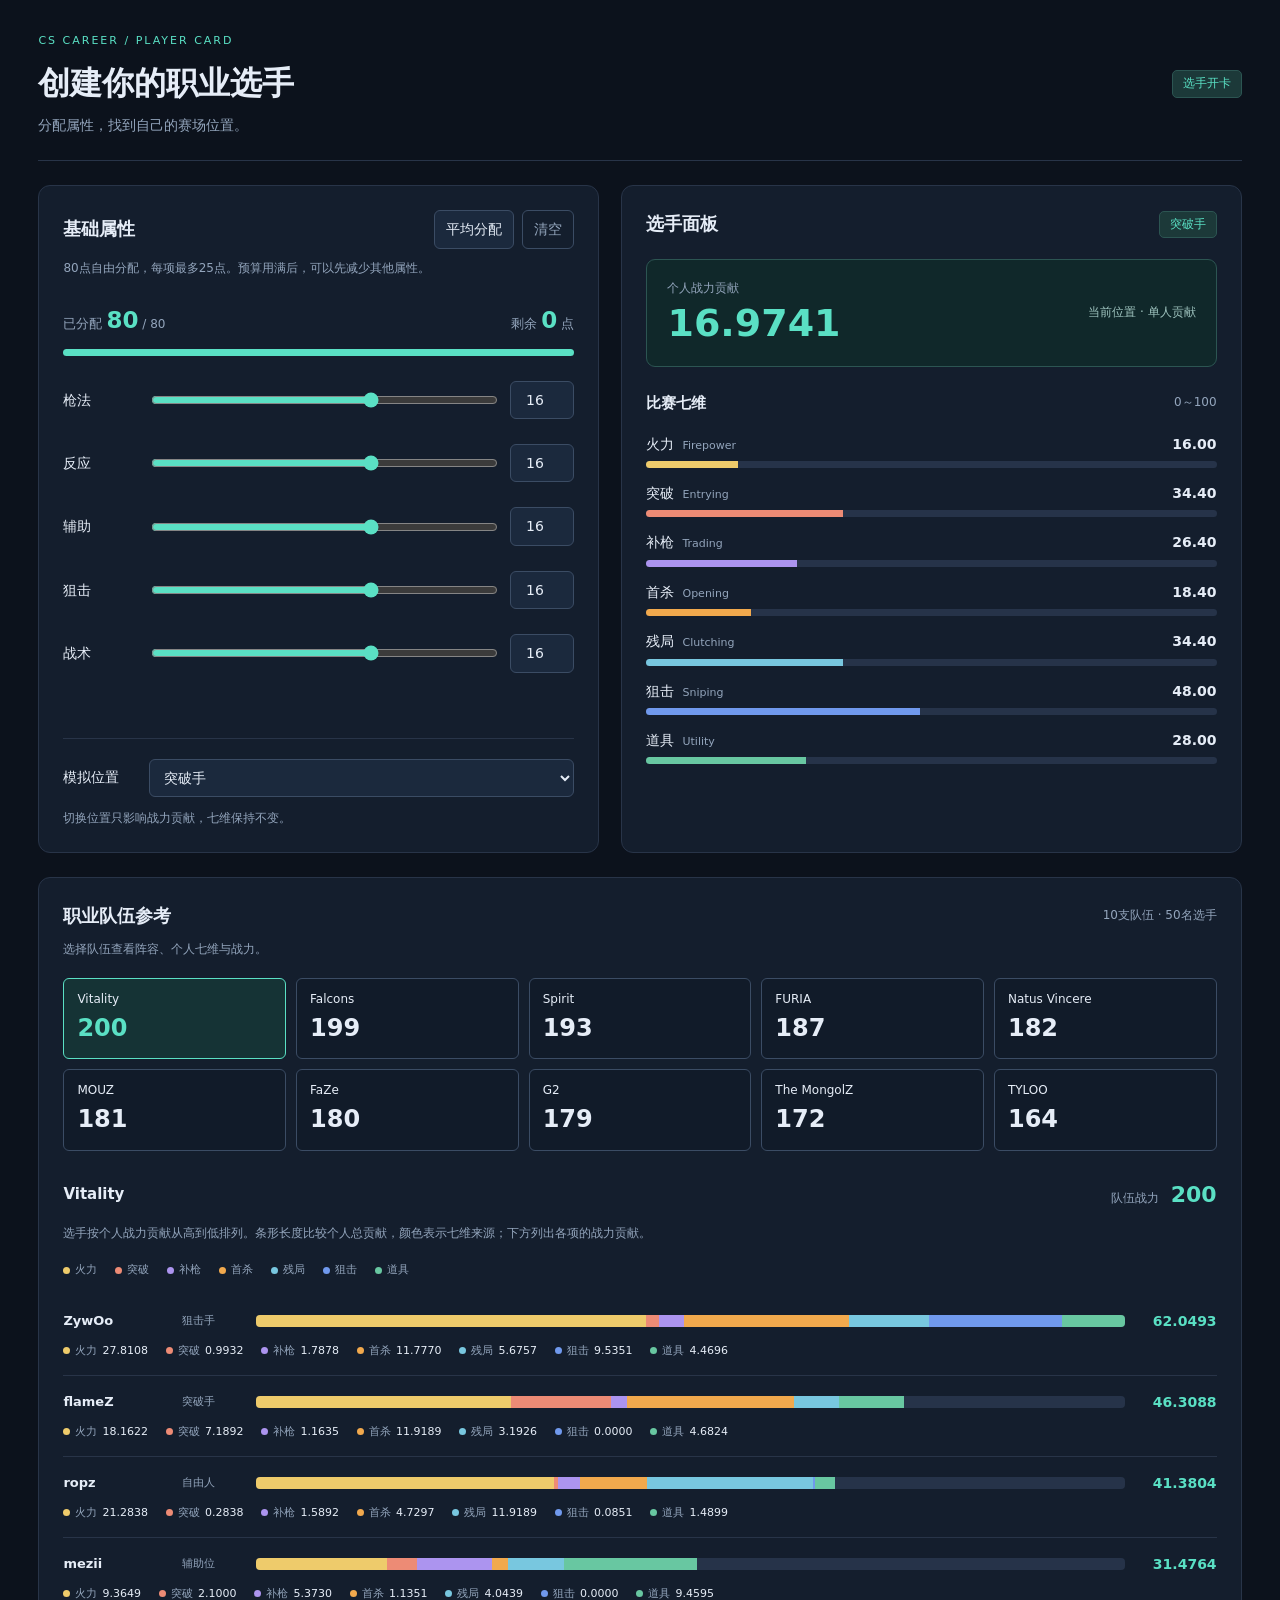
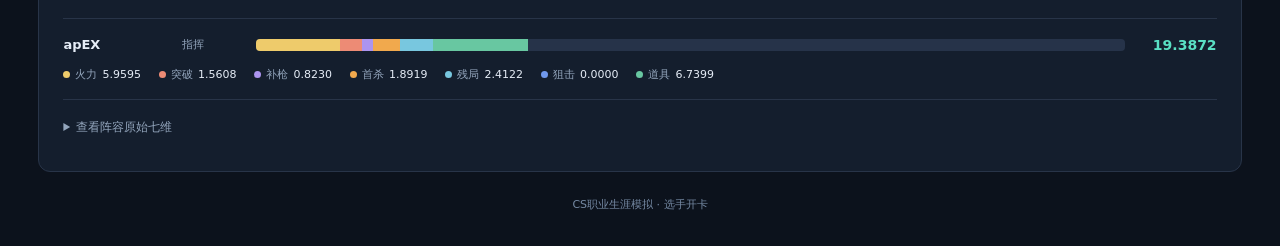
<file: character-creator/index.html>
<!doctype html>
<html lang="zh-CN">
<head>
<meta charset="utf-8">
<meta name="viewport" content="width=device-width, initial-scale=1">
<meta name="description" content="分配80点基础属性，创建你的CS职业选手，查看个人七维与战力。">
<title>选手开卡 · CS生涯模拟</title>
<link rel="icon" href="data:,">
<link rel="stylesheet" href="style.css">
<script defer src="data.js"></script>
<script defer src="model.js"></script>
<script defer src="app.js"></script>
</head>
<body>
<header><div><p class="eyebrow">CS CAREER / PLAYER CARD</p><h1>创建你的职业选手</h1><p class="subtitle">分配属性，找到自己的赛场位置。</p></div><span class="badge">选手开卡</span></header>
<main>
<section class="creator" aria-label="选手开卡">
<div class="panel allocation">
<div class="section-heading"><h2>基础属性</h2><div class="actions"><button id="average">平均分配</button><button id="clear" class="quiet">清空</button></div></div>
<p class="hint">80点自由分配，每项最多25点。预算用满后，可以先减少其他属性。</p>
<div class="budget"><span>已分配 <strong id="used">80</strong><span class="muted"> / 80</span></span><span>剩余 <strong id="left">0</strong> 点</span></div>
<progress id="budget-bar" max="80" value="80" aria-label="已用开卡点数"></progress>
<div id="base-inputs"></div>
<p id="feedback" class="feedback" role="status" aria-live="polite"></p>
<div class="position"><label for="role">模拟位置</label><select id="role"></select><p class="hint">切换位置只影响战力贡献，七维保持不变。</p></div>
</div>
<div class="panel player-card">
<div class="section-heading"><h2>选手面板</h2><span id="role-badge" class="badge"></span></div>
<div class="power-card"><div><span class="muted">个人战力贡献</span><strong id="power"></strong></div><span class="power-note">当前位置 · 单人贡献</span></div>
<div class="section-heading stats-heading"><h3>比赛七维</h3><span class="muted">0～100</span></div>
<div id="stats"></div>
</div>
</section>
<section class="panel teams" aria-labelledby="teams-title">
<div class="section-heading"><h2 id="teams-title">职业队伍参考</h2><span class="muted">10支队伍 · 50名选手</span></div>
<p class="hint">选择队伍查看阵容、个人七维与战力。</p>
<div id="team-tabs" class="team-grid" aria-label="选择参考队伍"></div>
<div class="roster-heading"><h3 id="team-name"></h3><span>队伍战力 <strong id="team-power"></strong></span></div>
<p class="hint">选手按个人战力贡献从高到低排列。条形长度比较个人总贡献，颜色表示七维来源；下方列出各项的战力贡献。</p>
<div id="legend" class="legend" aria-label="七维颜色图例"></div>
<div id="team-contributions"></div>
<details class="raw-details"><summary>查看阵容原始七维</summary>
<p class="mobile-hint">左右滑动查看完整七维。</p>
<div class="table-scroll" tabindex="0" role="region" aria-label="选手七维与战力表"><table id="roster"></table></div></details>
</section>
</main>
<footer>CS职业生涯模拟 · 选手开卡</footer>
<noscript><p class="panel">请启用浏览器的JavaScript以使用开卡功能。</p></noscript>
</body>
</html>
</file>
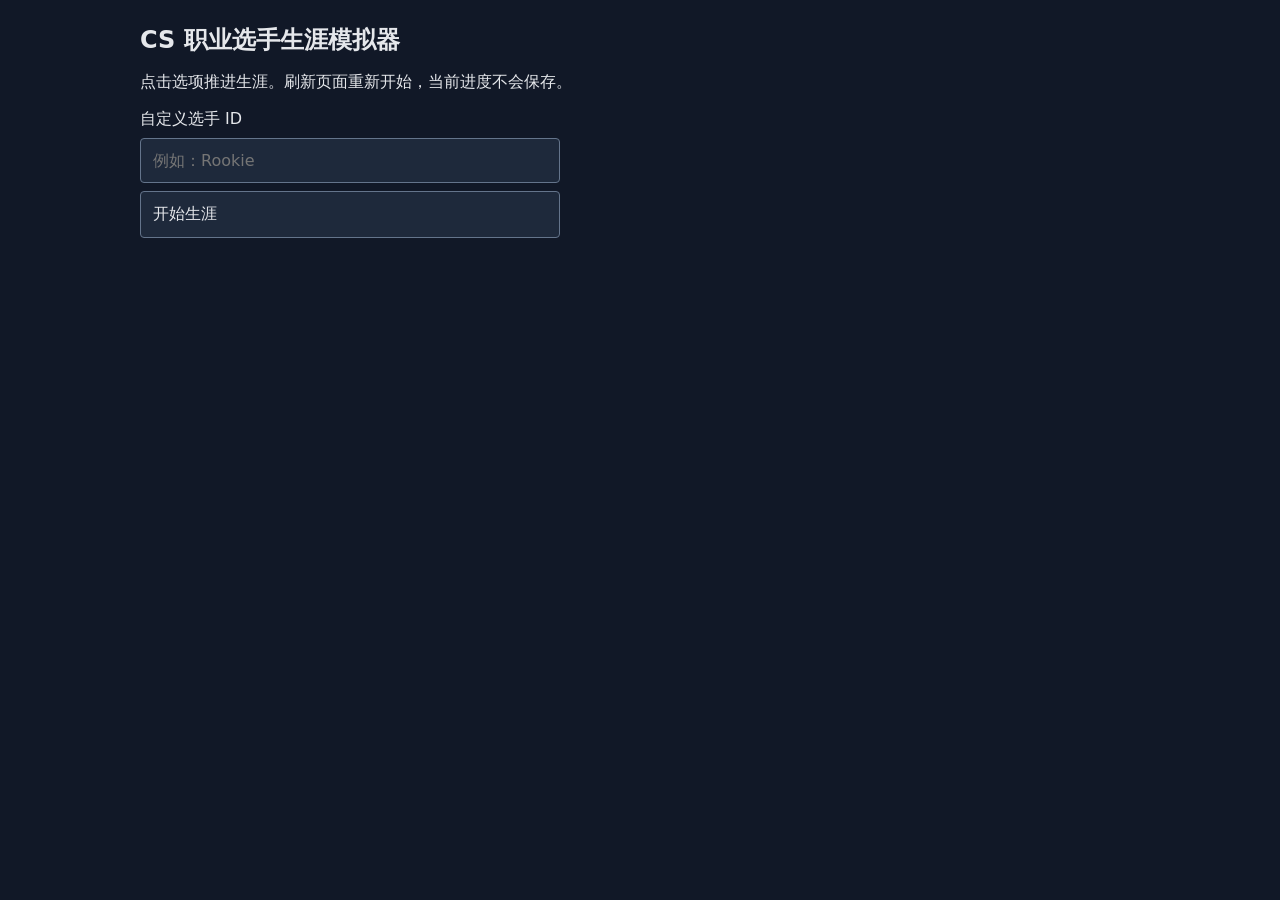
<file: web/index.html>
<!doctype html>
<html lang="zh-CN">
<head>
  <meta charset="utf-8">
  <meta name="viewport" content="width=device-width, initial-scale=1">
  <title>CS 职业选手生涯模拟器</title>
  <link rel="stylesheet" href="style.css">
  <script defer src="vrs.js"></script>
  <script defer src="data.js"></script>
  <script defer src="text.js"></script>
  <script defer src="game.js"></script>
  <script defer src="app.js"></script>
</head>
<body>
  <h1>CS 职业选手生涯模拟器</h1>
  <p>点击选项推进生涯。刷新页面重新开始，当前进度不会保存。</p>
  <noscript>请启用浏览器 JavaScript 后游玩。</noscript>
  <form id="start-form">
    <label for="player-id">自定义选手 ID</label>
    <input id="player-id" name="player-id" type="text" maxlength="24" placeholder="例如：Rookie" autocomplete="off" required>
    <button type="submit">开始生涯</button>
  </form>
  <pre id="output" aria-label="游戏记录"></pre>
  <section id="choices-panel" aria-labelledby="question" hidden>
    <h2 id="question"></h2>
    <div id="choices" role="group" aria-labelledby="question"></div>
  </section>
</body>
</html>
</file>
<file: character-creator/style.css>
:root {
  color-scheme: dark;
  --bg: #0c121c; --panel: #141e2d; --line: #283448;
  --text: #e6edf7; --muted: #93a5bc; --accent: #5ae0c4;
  --F: #eecb6b; --E: #ed8b75; --T: #ac94ef; --O: #f1a94d;
  --C: #78c7df; --S: #7099ed; --U: #68c7a1;
}
* { box-sizing: border-box; }
body { margin: auto; max-width: 1360px; padding: 32px clamp(16px, 3vw, 42px); background: var(--bg); color: var(--text); font: 14px/1.6 system-ui, "Microsoft YaHei", sans-serif; }
h1, h2, h3, p { margin: 0; }
h1 { font-size: clamp(25px, 3vw, 32px); font-weight: 650; }
h2 { font-size: 18px; font-weight: 650; }
h3 { font-size: 15px; font-weight: 600; }
header { display: flex; align-items: center; justify-content: space-between; gap: 20px; padding-bottom: 24px; margin-bottom: 24px; border-bottom: 1px solid var(--line); }
.eyebrow { font-size: 11px; letter-spacing: 2px; color: var(--accent); margin-bottom: 8px; }
.subtitle { color: var(--muted); margin-top: 5px; }
.badge { display: inline-block; border: 1px solid #2c5552; background: #1c3939; color: var(--accent); padding: 3px 10px; border-radius: 5px; font-size: 12px; white-space: nowrap; }
.creator { display: grid; grid-template-columns: minmax(0, .95fr) minmax(0, 1.05fr); gap: 22px; }
.panel { min-width: 0; background: var(--panel); border: 1px solid var(--line); border-radius: 12px; padding: 24px; }
.section-heading { display: flex; justify-content: space-between; align-items: center; gap: 12px; }
.actions { display: flex; gap: 8px; }
button, input, select { color: var(--text); font: inherit; border: 1px solid #3b4c64; border-radius: 6px; background: #1b293d; }
button { padding: 7px 11px; cursor: pointer; }
button:hover { border-color: var(--accent); }
button.quiet { background: transparent; color: var(--muted); }
button:focus-visible, input:focus-visible, select:focus-visible, summary:focus-visible, .table-scroll:focus-visible { outline: 2px solid var(--accent); outline-offset: 3px; }
.hint, .muted { color: var(--muted); font-size: 12px; }
.hint { margin: 10px 0 18px; }
.budget { display: flex; justify-content: space-between; align-items: center; margin: 24px 0 10px; color: var(--muted); font-size: 13px; }
.budget strong { color: var(--accent); font-size: 23px; font-weight: 650; font-variant-numeric: tabular-nums; }
progress { display: block; width: 100%; height: 7px; border: 0; border-radius: 5px; appearance: none; -webkit-appearance: none; overflow: hidden; background: #263349; }
progress::-webkit-progress-bar { background: #263349; }
progress::-webkit-progress-value { background: var(--stat-color, var(--accent)); }
progress::-moz-progress-bar { background: var(--stat-color, var(--accent)); }
.base-row { display: grid; grid-template-columns: 72px minmax(0, 1fr) 64px; align-items: center; gap: 14px; margin: 25px 0; }
input[type=range] { width: 100%; min-width: 0; accent-color: var(--accent); cursor: pointer; }
input[type=number] { min-width: 0; width: 64px; padding: 7px 5px; text-align: center; font-variant-numeric: tabular-nums; }
.feedback { min-height: 20px; margin: 0 0 20px; color: #eac787; font-size: 12px; }
.position { border-top: 1px solid var(--line); padding-top: 20px; display: grid; grid-template-columns: 72px minmax(0, 1fr); align-items: center; gap: 0 14px; }
.position select { width: 100%; padding: 9px 10px; cursor: pointer; }
.position .hint { grid-column: 1 / -1; margin: 12px 0 0; }
.power-card { display: flex; align-items: center; justify-content: space-between; gap: 15px; margin: 20px 0 24px; padding: 16px 20px; border: 1px solid #2c5552; border-radius: 9px; background: #10282a; }
.power-card strong { display: block; color: var(--accent); font-size: 38px; line-height: 1.35; font-weight: 650; font-variant-numeric: tabular-nums; }
.power-note { color: #a0c5c0; font-size: 12px; }
.stats-heading { margin-bottom: 18px; }
.stat { margin: 14px 0; }
.stat-label { display: flex; align-items: center; justify-content: space-between; margin-bottom: 6px; }
.stat-label strong { font-weight: 600; font-variant-numeric: tabular-nums; }
.stat-english { margin-left: 8px; color: var(--muted); font-size: 11px; }
.teams { margin-top: 24px; }
.team-grid { display: grid; grid-template-columns: repeat(5, minmax(0, 1fr)); gap: 10px; margin: 18px 0 26px; }
.team-button { text-align: left; padding: 11px 13px; background: #111b29; }
.team-button .team-name { display: block; font-size: 12px; overflow-wrap: anywhere; }
.team-button .team-value { display: block; font-size: 24px; font-weight: 650; font-variant-numeric: tabular-nums; }
.team-button[aria-pressed=true] { border-color: var(--accent); background: #153335; }
.team-button[aria-pressed=true] .team-value { color: var(--accent); }
.roster-heading { display: flex; justify-content: space-between; align-items: center; gap: 12px; margin: 12px 0; }
.roster-heading>span { color: var(--muted); font-size: 12px; }
.roster-heading strong { color: var(--accent); font-size: 22px; margin-left: 8px; }
.legend { display: flex; flex-wrap: wrap; gap: 8px 18px; margin-bottom: 16px; color: var(--muted); font-size: 11px; }
.legend span, .source-values span { display: inline-flex; align-items: center; gap: 5px; }
.dot { display: inline-block; width: 7px; height: 7px; border-radius: 50%; flex-shrink: 0; }
.contribution-bar { display: flex; width: 100%; height: 12px; overflow: hidden; background: #263349; border-radius: 4px; }
.contribution-bar>span { display: block; height: 100%; flex-shrink: 0; }
.player-contribution { padding: 15px 0; border-bottom: 1px solid var(--line); }
.contribution-row { display: grid; grid-template-columns: 105px 60px minmax(0, 1fr) 78px; align-items: center; gap: 14px; }
.player-name { font-size: 13px; font-weight: 600; overflow-wrap: anywhere; }
.player-role { color: var(--muted); font-size: 11px; }
.player-power { color: var(--accent); text-align: right; font-size: 14px; font-weight: 600; font-variant-numeric: tabular-nums; }
.source-values { display: flex; flex-wrap: wrap; gap: 6px 18px; margin-top: 10px; color: var(--muted); font-size: 11px; font-variant-numeric: tabular-nums; }
.source-values b { color: var(--text); font-weight: 400; }
.raw-details { margin-top: 18px; }
.raw-details summary { color: var(--muted); font-size: 12px; cursor: pointer; margin-bottom: 10px; }
.table-scroll { overflow-x: auto; max-width: 100%; }
table { border-collapse: collapse; width: 100%; min-width: 680px; font-size: 13px; font-variant-numeric: tabular-nums; }
th, td { padding: 11px 9px; border-bottom: 1px solid var(--line); text-align: right; white-space: nowrap; }
th { font-size: 11px; color: var(--muted); font-weight: 500; }
th:first-child, td:first-child, th:nth-child(2), td:nth-child(2) { text-align: left; }
tbody th { color: var(--text); font-size: 13px; }
tbody td:last-child { color: var(--accent); }
.mobile-hint { display: none; color: var(--muted); font-size: 11px; margin-bottom: 8px; }
footer { padding-top: 24px; text-align: center; color: #7589a3; font-size: 11px; }

@media (max-width: 900px) {
  .creator { gap: 16px; }
  .panel { padding: 20px; }
  .base-row { grid-template-columns: 64px minmax(0, 1fr) 56px; gap: 9px; }
  input[type=number] { width: 56px; }
  .team-grid { grid-template-columns: repeat(3, minmax(0, 1fr)); }
  .power-note { display: none; }
}
@media (max-width: 650px) {
  body { padding: 22px 12px; }
  header { margin-bottom: 18px; padding-bottom: 18px; }
  header>.badge { display: none; }
  .creator { grid-template-columns: 1fr; }
  .panel { padding: 18px 16px; }
  .section-heading { gap: 8px; }
  h2 { font-size: 17px; }
  button { font-size: 12px; padding: 7px 9px; }
  .base-row { margin: 23px 0; }
  .team-grid { grid-template-columns: repeat(2, minmax(0, 1fr)); gap: 8px; }
  .power-card strong { font-size: 36px; }
  .mobile-hint { display: block; }
  .contribution-row { grid-template-columns: 76px 42px minmax(0, 1fr) 66px; gap: 7px; }
  .player-name, .player-power { font-size: 12px; }
  .source-values { gap: 5px 12px; }
  .legend { gap: 6px 12px; }
  .table-scroll th:first-child { position: sticky; left: 0; background: var(--panel); }
}
@media (prefers-reduced-motion: no-preference) {
  button { transition: border-color .15s, background .15s; }
}
</file>
<file: web/style.css>
/* 深色文字区保留终端的明暗层次，长行在窄屏中自动换行。 */
:root { color-scheme: dark; }
body {
    max-width: 1000px;
    margin: 24px auto;
    padding: 0 12px 24px;
    color: #e5e7eb;
    background: #111827;
    font-family: system-ui, sans-serif;
}
pre {
    white-space: pre-wrap;
    overflow-wrap: anywhere;
    line-height: 1.6;
    font-family: Consolas, "Courier New", monospace;
}
h1 { font-size: 24px; }
h2 { font-size: 18px; color: #67e8f9; }

/* 颜色对应文本中的青、绿、黄、红、品红；加粗和暗色可与颜色组合使用。 */
.text-cyan { color: #67e8f9; }
.text-green { color: #86efac; }
.text-yellow { color: #fde047; }
.text-red { color: #f87171; }
.text-magenta { color: #f0abfc; }
.text-bold { font-weight: 700; }
.text-dim { opacity: 0.65; }

/* ID 表单独占一列，在手机宽度内保留完整的输入和提交区域。 */
#start-form { display: grid; gap: 8px; max-width: 420px; }
input {
    box-sizing: border-box;
    width: 100%;
    min-width: 0;
    padding: 12px;
    border: 1px solid #64748b;
    border-radius: 4px;
    color: inherit;
    background: #1e293b;
    font: inherit;
}
input:focus-visible { outline: 2px solid #67e8f9; }

/* 每个按钮完整显示一个选项；天然支持鼠标、触屏以及 Tab/回车/空格操作。 */
#choices { display: grid; gap: 8px; }
button {
    padding: 12px;
    border: 1px solid #64748b;
    border-radius: 4px;
    color: inherit;
    background: #1e293b;
    font: inherit;
    text-align: left;
    overflow-wrap: anywhere;
    cursor: pointer;
}
button:hover, button:focus-visible { background: #334155; outline: 2px solid #67e8f9; }
button:disabled { opacity: 0.6; cursor: default; }
[hidden] { display: none !important; }
</file>
